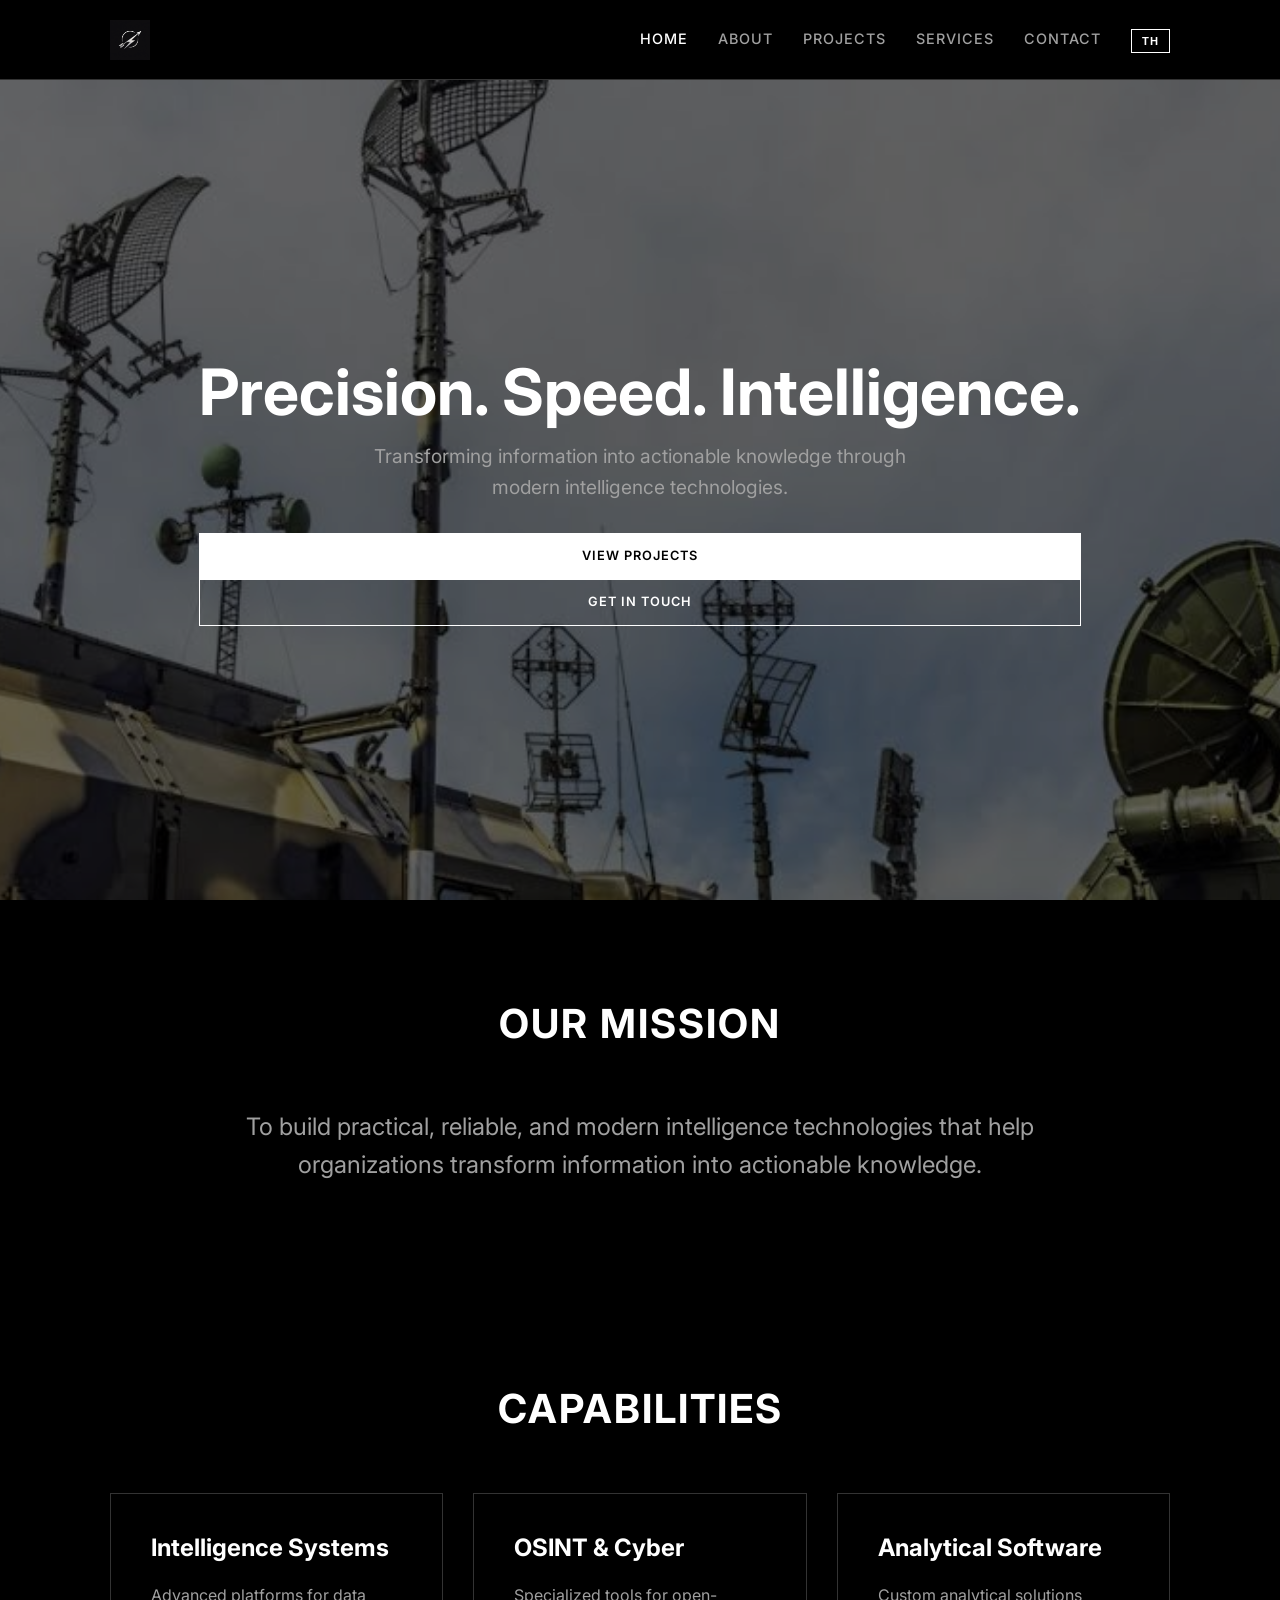
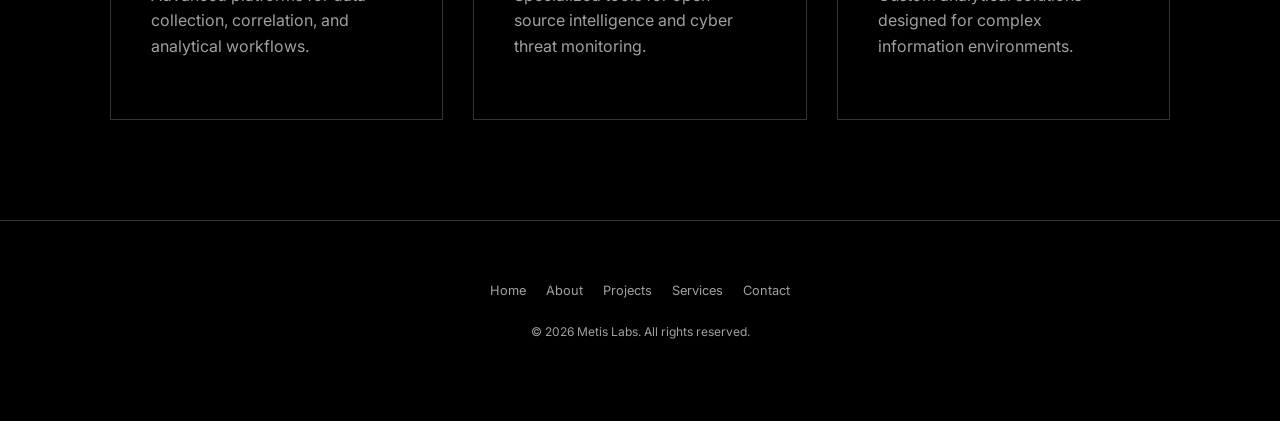
<file: index.html>
<!DOCTYPE html>
<html lang="en">
<head>
    <meta charset="UTF-8">
    <meta name="viewport" content="width=device-width, initial-scale=1.0">
    <title>Metis Labs | Intelligence, OSINT, Cybersecurity</title>
    <meta name="description" content="Metis Labs is a technology initiative focused on intelligence systems, OSINT, cybersecurity, and analytical software development.">
    <link rel="stylesheet" href="assets/css/main.css">
    <link rel="stylesheet" href="assets/css/layout.css">
    <link rel="stylesheet" href="assets/css/components.css">
    <link rel="stylesheet" href="assets/css/responsive.css">
    <link rel="preconnect" href="https://fonts.googleapis.com">
    <link rel="preconnect" href="https://fonts.gstatic.com" crossorigin>
    <link href="https://fonts.googleapis.com/css2?family=Inter:wght@400;500;700;800&display=swap" rel="stylesheet">
</head>
<body>
    <header>
        <div class="container">
            <div class="logo">
                <a href="index.html">
                    <img src="assets/images/logo.png" alt="METIS LABS" style="height: 40px; width: auto;">
                </a>
            </div>
            <nav>
                <ul>
                    <li><a href="index.html" class="lang-en">Home</a><a href="index.html" class="lang-th" style="display:none;">หน้าแรก</a></li>
                    <li><a href="about.html" class="lang-en">About</a><a href="about.html" class="lang-th" style="display:none;">เกี่ยวกับ</a></li>
                    <li><a href="projects.html" class="lang-en">Projects</a><a href="projects.html" class="lang-th" style="display:none;">โปรเจกต์</a></li>
                    <li><a href="services.html" class="lang-en">Services</a><a href="services.html" class="lang-th" style="display:none;">บริการ</a></li>
                    <li><a href="contact.html" class="lang-en">Contact</a><a href="contact.html" class="lang-th" style="display:none;">ติดต่อ</a></li>
                    <li>
                        <button id="lang-toggle" class="btn" style="padding: 5px 10px; font-size: 0.7rem;">TH</button>
                    </li>
                </ul>
            </nav>
        </div>
    </header>

    <main>
        <section class="hero" style="background-image: url('assets/images/pic-metis.jpeg');">
            <div class="container">
                <h1 class="lang-en">Precision. Speed. Intelligence.</h1>
                <h1 class="lang-th" style="display:none;">ความแม่นยำ. ความเร็ว. อัจฉริยภาพ.</h1>
                <p class="lang-en">Transforming information into actionable knowledge through modern intelligence technologies.</p>
                <p class="lang-th" style="display:none;">เปลี่ยนข้อมูลให้เป็นความรู้ที่นำไปใช้งานได้จริงผ่านเทคโนโลยีอัจฉริยะสมัยใหม่</p>
                <div class="hero-btns">
                    <a href="projects.html" class="btn btn-primary lang-en">View Projects</a>
                    <a href="projects.html" class="btn btn-primary lang-th" style="display:none;">ดูโปรเจกต์</a>
                    <a href="contact.html" class="btn lang-en">Get in Touch</a>
                    <a href="contact.html" class="btn lang-th" style="display:none;">ติดต่อเรา</a>
                </div>
            </div>
        </section>

        <section id="mission">
            <div class="container">
                <div class="section-header">
                    <h2 class="lang-en">Our Mission</h2>
                    <h2 class="lang-th" style="display:none;">ภารกิจของเรา</h2>
                </div>
                <div class="text-center">
                    <p class="lang-en" style="font-size: 1.5rem; max-width: 800px; margin: 0 auto;">
                        To build practical, reliable, and modern intelligence technologies that help organizations transform information into actionable knowledge.
                    </p>
                    <p class="lang-th" style="display:none; font-size: 1.5rem; max-width: 800px; margin: 0 auto;">
                        เพื่อสร้างเทคโนโลยีอัจฉริยะที่ใช้งานได้จริง เชื่อถือได้ และทันสมัย ซึ่งช่วยให้องค์กรเปลี่ยนข้อมูลเป็นความรู้ที่นำไปใช้งานได้จริง
                    </p>
                </div>
            </div>
        </section>

        <section id="capabilities">
            <div class="container">
                <div class="section-header">
                    <h2 class="lang-en">Capabilities</h2>
                    <h2 class="lang-th" style="display:none;">ความสามารถ</h2>
                </div>
                <div class="card-grid">
                    <div class="card">
                        <h3 class="lang-en">Intelligence Systems</h3>
                        <h3 class="lang-th" style="display:none;">ระบบอัจฉริยะ</h3>
                        <p class="lang-en">Advanced platforms for data collection, correlation, and analytical workflows.</p>
                        <p class="lang-th" style="display:none;">แพลตฟอร์มขั้นสูงสำหรับการรวบรวมข้อมูล การเชื่อมโยงความสัมพันธ์ และกระบวนการวิเคราะห์</p>
                    </div>
                    <div class="card">
                        <h3 class="lang-en">OSINT & Cyber</h3>
                        <h3 class="lang-th" style="display:none;">OSINT และไซเบอร์</h3>
                        <p class="lang-en">Specialized tools for open-source intelligence and cyber threat monitoring.</p>
                        <p class="lang-th" style="display:none;">เครื่องมือเฉพาะทางสำหรับการข่าวกรองจากแหล่งข้อมูลเปิดและการเฝ้าระวังภัยคุกคามทางไซเบอร์</p>
                    </div>
                    <div class="card">
                        <h3 class="lang-en">Analytical Software</h3>
                        <h3 class="lang-th" style="display:none;">ซอฟต์แวร์เชิงวิเคราะห์</h3>
                        <p class="lang-en">Custom analytical solutions designed for complex information environments.</p>
                        <p class="lang-th" style="display:none;">โซลูชันการวิเคราะห์ที่ปรับแต่งมาเพื่อสภาพแวดล้อมข้อมูลที่ซับซ้อน</p>
                    </div>
                </div>
            </div>
        </section>
    </main>

    <footer>
        <div class="container">
            <div class="footer-links">
                <a href="index.html" class="lang-en">Home</a><a href="index.html" class="lang-th" style="display:none;">หน้าแรก</a>
                <a href="about.html" class="lang-en">About</a><a href="about.html" class="lang-th" style="display:none;">เกี่ยวกับ</a>
                <a href="projects.html" class="lang-en">Projects</a><a href="projects.html" class="lang-th" style="display:none;">โปรเจกต์</a>
                <a href="services.html" class="lang-en">Services</a><a href="services.html" class="lang-th" style="display:none;">บริการ</a>
                <a href="contact.html" class="lang-en">Contact</a><a href="contact.html" class="lang-th" style="display:none;">ติดต่อ</a>
            </div>
            <p class="copyright">&copy; 2026 Metis Labs. All rights reserved.</p>
        </div>
    </footer>

    <script src="assets/js/main.js"></script>
    <script src="assets/js/animations.js"></script>
    <script>
        // Language toggle script
        const langToggle = document.getElementById('lang-toggle');
        let currentLang = 'en';

        langToggle.addEventListener('click', () => {
            if (currentLang === 'en') {
                document.querySelectorAll('.lang-en').forEach(el => el.style.display = 'none');
                document.querySelectorAll('.lang-th').forEach(el => el.style.display = 'block');
                langToggle.innerText = 'EN';
                currentLang = 'th';
            } else {
                document.querySelectorAll('.lang-en').forEach(el => el.style.display = 'block');
                document.querySelectorAll('.lang-th').forEach(el => el.style.display = 'none');
                langToggle.innerText = 'TH';
                currentLang = 'en';
            }
        });
    </script>
</body>
</html>
</file>
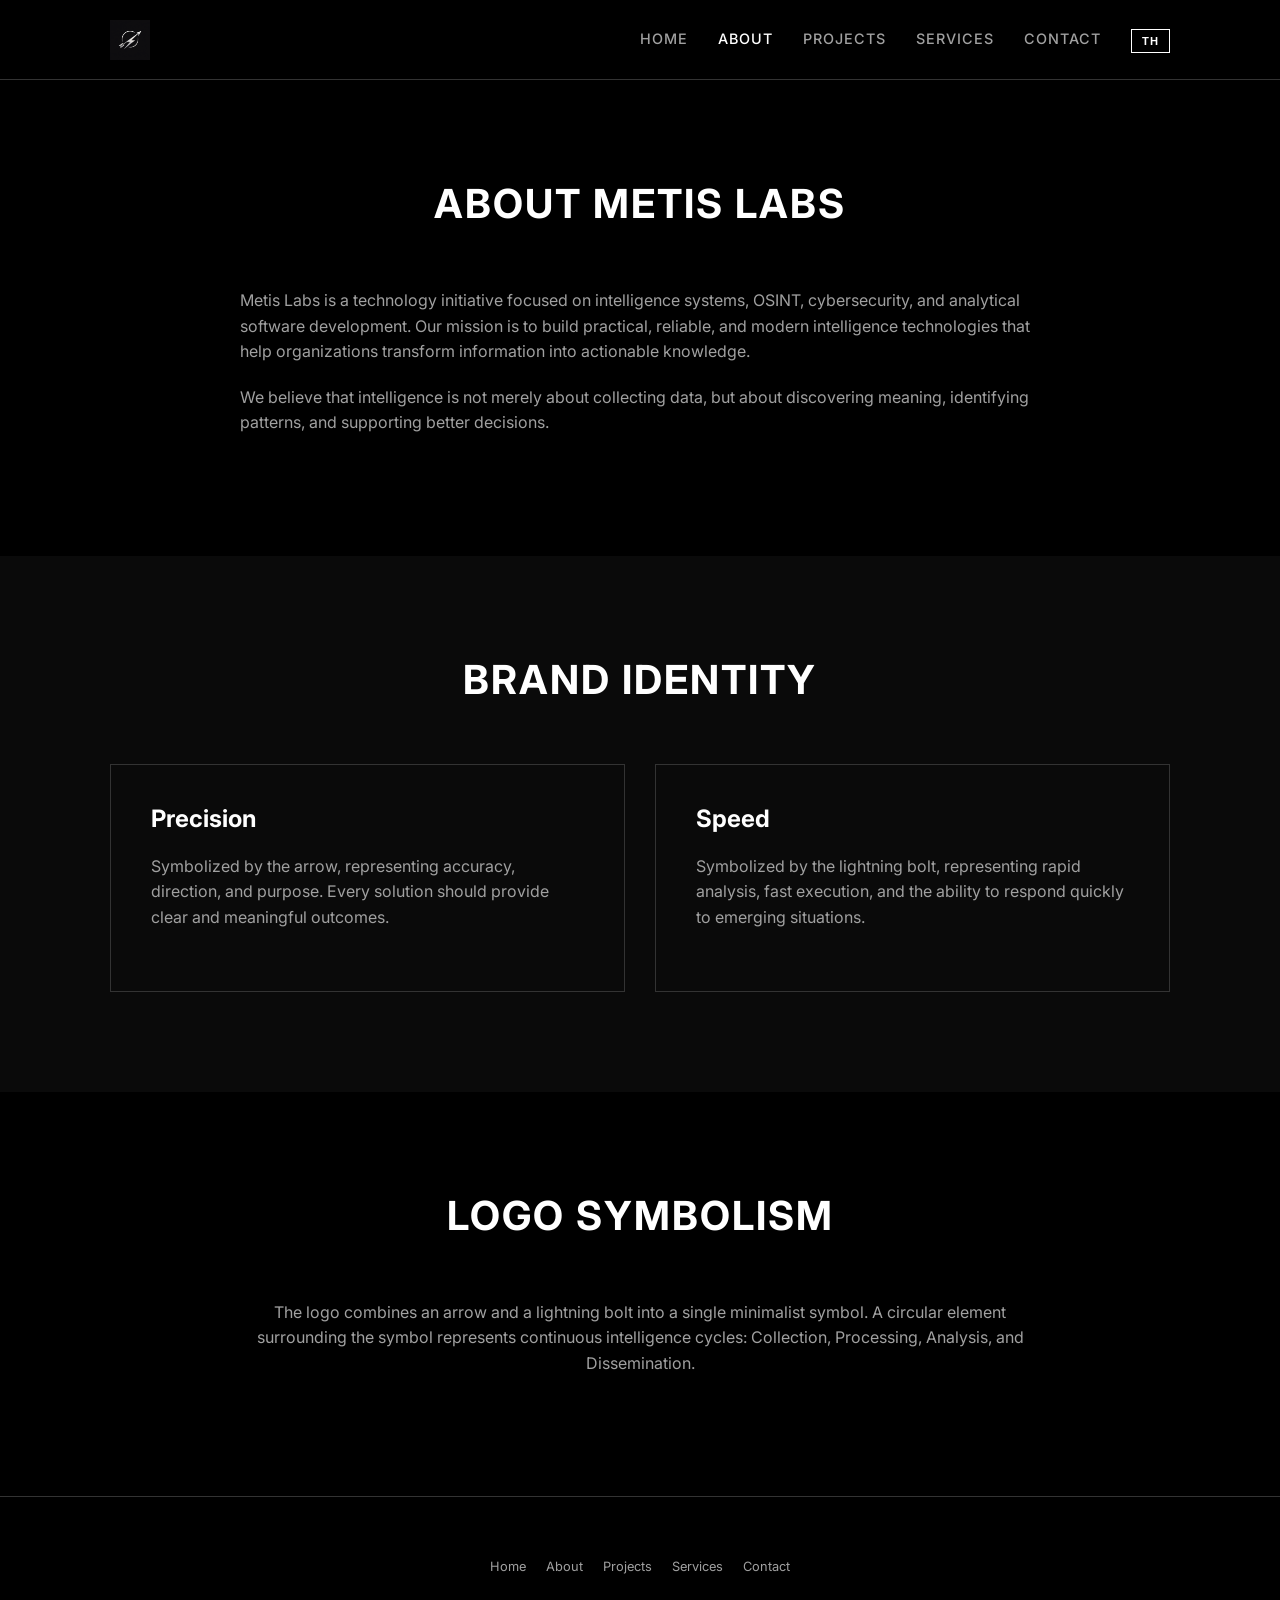
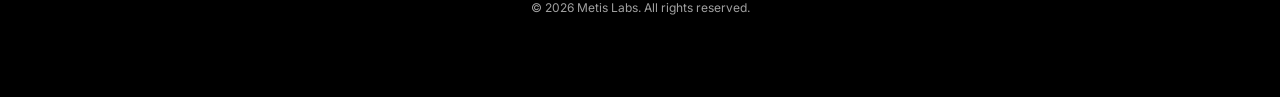
<file: about.html>
<!DOCTYPE html>
<html lang="en">
<head>
    <meta charset="UTF-8">
    <meta name="viewport" content="width=device-width, initial-scale=1.0">
    <title>About | Metis Labs</title>
    <link rel="stylesheet" href="assets/css/main.css">
    <link rel="stylesheet" href="assets/css/layout.css">
    <link rel="stylesheet" href="assets/css/components.css">
    <link rel="stylesheet" href="assets/css/responsive.css">
    <link rel="preconnect" href="https://fonts.googleapis.com">
    <link rel="preconnect" href="https://fonts.gstatic.com" crossorigin>
    <link href="https://fonts.googleapis.com/css2?family=Inter:wght@400;500;700;800&display=swap" rel="stylesheet">
</head>
<body>
    <header>
        <div class="container">
            <div class="logo">
                <a href="index.html">
                    <img src="assets/images/logo.png" alt="METIS LABS" style="height: 40px; width: auto;">
                </a>
            </div>
            <nav>
                <ul>
                    <li><a href="index.html" class="lang-en">Home</a><a href="index.html" class="lang-th">หน้าแรก</a></li>
                    <li><a href="about.html" class="lang-en">About</a><a href="about.html" class="lang-th">เกี่ยวกับ</a></li>
                    <li><a href="projects.html" class="lang-en">Projects</a><a href="projects.html" class="lang-th">โปรเจกต์</a></li>
                    <li><a href="services.html" class="lang-en">Services</a><a href="services.html" class="lang-th">บริการ</a></li>
                    <li><a href="contact.html" class="lang-en">Contact</a><a href="contact.html" class="lang-th">ติดต่อ</a></li>
                    <li>
                        <button id="lang-toggle" class="btn" style="padding: 5px 10px; font-size: 0.7rem;">TH</button>
                    </li>
                </ul>
            </nav>
        </div>
    </header>

    <main>
        <section id="about-hero">
            <div class="container">
                <div class="section-header">
                    <h2 class="lang-en">About Metis Labs</h2>
                    <h2 class="lang-th">เกี่ยวกับ Metis Labs</h2>
                </div>
                <div style="max-width: 800px; margin: 0 auto;">
                    <p class="lang-en">Metis Labs is a technology initiative focused on intelligence systems, OSINT, cybersecurity, and analytical software development. Our mission is to build practical, reliable, and modern intelligence technologies that help organizations transform information into actionable knowledge.</p>
                    <p class="lang-th">Metis Labs เป็นโครงการริเริ่มด้านเทคโนโลยีที่มุ่งเน้นระบบอัจฉริยะ (Intelligence systems), OSINT, ความปลอดภัยทางไซเบอร์ และการพัฒนาซอฟต์แวร์เชิงวิเคราะห์ ภารกิจของเราคือการสร้างเทคโนโลยีอัจฉริยะที่ใช้งานได้จริง เชื่อถือได้ และทันสมัย ซึ่งช่วยให้องค์กรเปลี่ยนข้อมูลเป็นความรู้ที่นำไปใช้งานได้จริง</p>
                    
                    <p class="lang-en">We believe that intelligence is not merely about collecting data, but about discovering meaning, identifying patterns, and supporting better decisions.</p>
                    <p class="lang-th">เราเชื่อว่าการข่าวกรองไม่ได้เป็นเพียงเรื่องของการรวบรวมข้อมูลเท่านั้น แต่คือการค้นหาความหมาย การระบุรูปแบบ และการสนับสนุนการตัดสินใจที่ดีขึ้น</p>
                </div>
            </div>
        </section>

        <section id="brand-identity" style="background: #0a0a0a;">
            <div class="container">
                <div class="section-header">
                    <h2 class="lang-en">Brand Identity</h2>
                    <h2 class="lang-th">อัตลักษณ์ของแบรนด์</h2>
                </div>
                <div class="card-grid">
                    <div class="card">
                        <h3 class="lang-en">Precision</h3>
                        <h3 class="lang-th">ความแม่นยำ</h3>
                        <p class="lang-en">Symbolized by the arrow, representing accuracy, direction, and purpose. Every solution should provide clear and meaningful outcomes.</p>
                        <p class="lang-th">สัญลักษณ์แทนด้วยลูกศร ซึ่งแสดงถึงความแม่นยำ ทิศทาง และจุดมุ่งหมาย ทุกโซลูชันควรให้ผลลัพธ์ที่ชัดเจนและมีความหมาย</p>
                    </div>
                    <div class="card">
                        <h3 class="lang-en">Speed</h3>
                        <h3 class="lang-th">ความเร็ว</h3>
                        <p class="lang-en">Symbolized by the lightning bolt, representing rapid analysis, fast execution, and the ability to respond quickly to emerging situations.</p>
                        <p class="lang-th">สัญลักษณ์แทนด้วยสายฟ้า ซึ่งแสดงถึงการวิเคราะห์ที่รวดเร็ว การดำเนินการที่ฉับไว และความสามารถในการตอบสนองต่อสถานการณ์ที่เกิดขึ้นใหม่อย่างรวดเร็ว</p>
                    </div>
                </div>
            </div>
        </section>

        <section id="logo-symbolism">
            <div class="container">
                <div class="section-header">
                    <h2 class="lang-en">Logo Symbolism</h2>
                    <h2 class="lang-th">สัญลักษณ์ของโลโก้</h2>
                </div>
                <div class="text-center" style="max-width: 800px; margin: 0 auto;">
                    <p class="lang-en">The logo combines an arrow and a lightning bolt into a single minimalist symbol. A circular element surrounding the symbol represents continuous intelligence cycles: Collection, Processing, Analysis, and Dissemination.</p>
                    <p class="lang-th">โลโก้ผสมผสานลูกศรและสายฟ้าเข้าด้วยกันเป็นสัญลักษณ์สไตล์มินิมอลเพียงหนึ่งเดียว องค์ประกอบวงกลมที่ล้อมรอบสัญลักษณ์แสดงถึงวงจรข่าวกรองที่ต่อเนื่อง: การรวบรวม, การประมวลผล, การวิเคราะห์ และการเผยแพร่</p>
                </div>
            </div>
        </section>
    </main>

    <footer>
        <div class="container">
            <div class="footer-links">
                <a href="index.html" class="lang-en">Home</a><a href="index.html" class="lang-th">หน้าแรก</a>
                <a href="about.html" class="lang-en">About</a><a href="about.html" class="lang-th">เกี่ยวกับ</a>
                <a href="projects.html" class="lang-en">Projects</a><a href="projects.html" class="lang-th">โปรเจกต์</a>
                <a href="services.html" class="lang-en">Services</a><a href="services.html" class="lang-th">บริการ</a>
                <a href="contact.html" class="lang-en">Contact</a><a href="contact.html" class="lang-th">ติดต่อ</a>
            </div>
            <p class="copyright">&copy; 2026 Metis Labs. All rights reserved.</p>
        </div>
    </footer>

    <script src="assets/js/main.js"></script>
    <script src="assets/js/animations.js"></script>
</body>
</html>
</file>
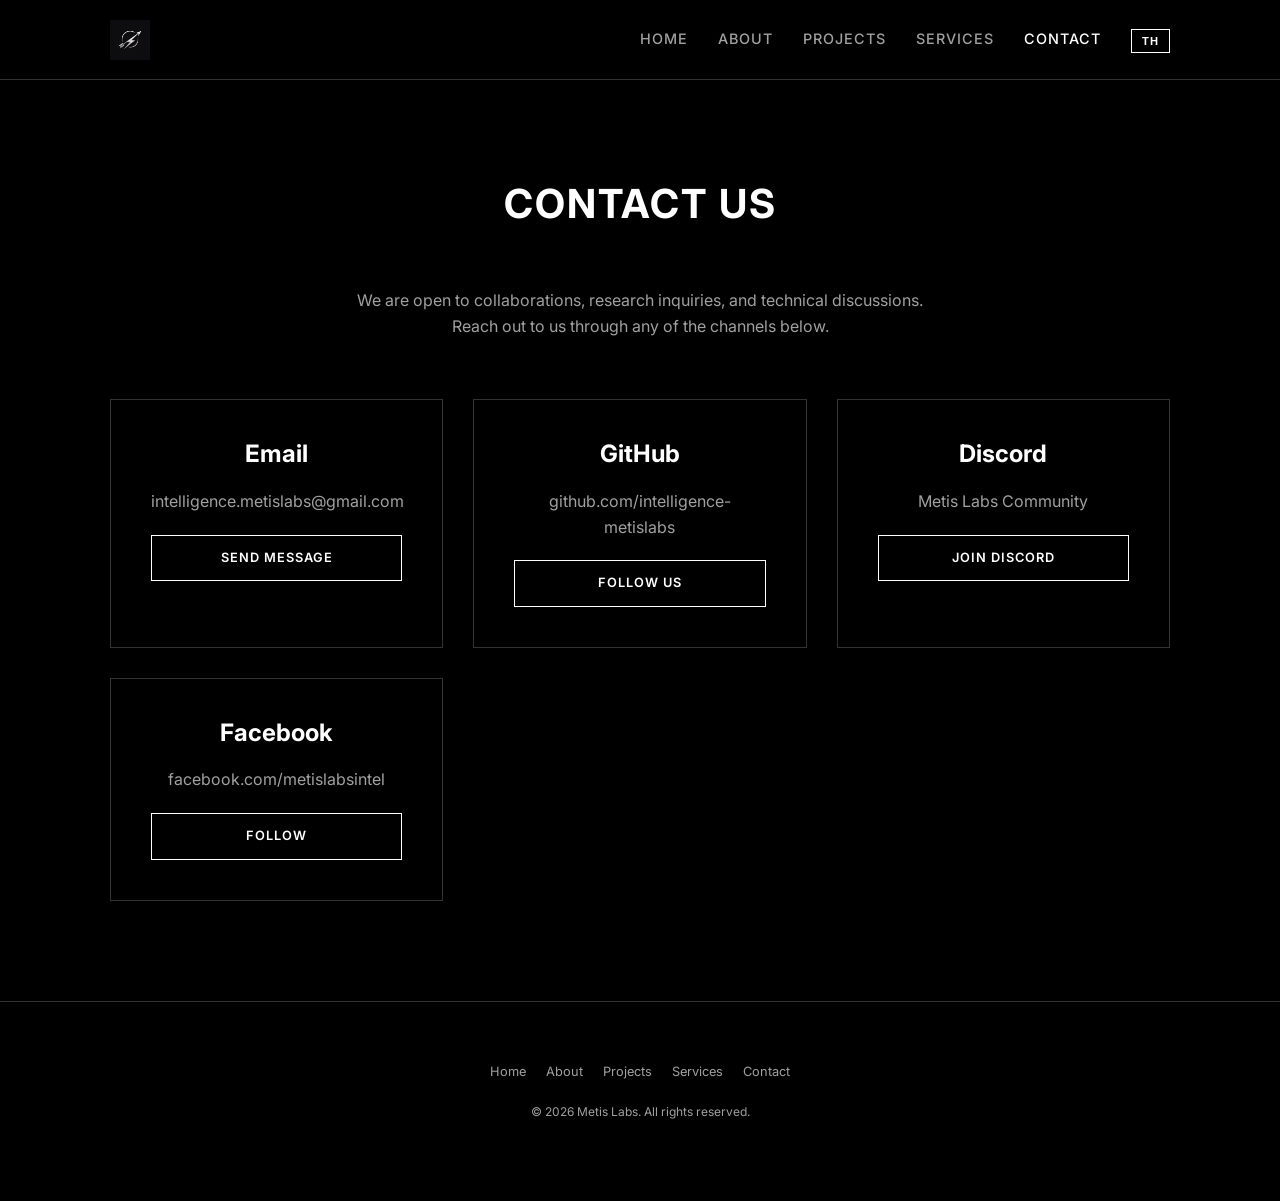
<file: contact.html>
<!DOCTYPE html>
<html lang="en">
<head>
    <meta charset="UTF-8">
    <meta name="viewport" content="width=device-width, initial-scale=1.0">
    <title>Contact | Metis Labs</title>
    <link rel="stylesheet" href="assets/css/main.css">
    <link rel="stylesheet" href="assets/css/layout.css">
    <link rel="stylesheet" href="assets/css/components.css">
    <link rel="stylesheet" href="assets/css/responsive.css">
    <link rel="preconnect" href="https://fonts.googleapis.com">
    <link rel="preconnect" href="https://fonts.gstatic.com" crossorigin>
    <link href="https://fonts.googleapis.com/css2?family=Inter:wght@400;500;700;800&display=swap" rel="stylesheet">
</head>
<body>
    <header>
        <div class="container">
            <div class="logo">
                <a href="index.html">
                    <img src="assets/images/logo.png" alt="METIS LABS" style="height: 40px; width: auto;">
                </a>
            </div>
            <nav>
                <ul>
                    <li><a href="index.html" class="lang-en">Home</a><a href="index.html" class="lang-th">หน้าแรก</a></li>
                    <li><a href="about.html" class="lang-en">About</a><a href="about.html" class="lang-th">เกี่ยวกับ</a></li>
                    <li><a href="projects.html" class="lang-en">Projects</a><a href="projects.html" class="lang-th">โปรเจกต์</a></li>
                    <li><a href="services.html" class="lang-en">Services</a><a href="services.html" class="lang-th">บริการ</a></li>
                    <li><a href="contact.html" class="lang-en">Contact</a><a href="contact.html" class="lang-th">ติดต่อ</a></li>
                    <li>
                        <button id="lang-toggle" class="btn" style="padding: 5px 10px; font-size: 0.7rem;">TH</button>
                    </li>
                </ul>
            </nav>
        </div>
    </header>

    <main>
        <section id="contact-hero">
            <div class="container">
                <div class="section-header">
                    <h2 class="lang-en">Contact Us</h2>
                    <h2 class="lang-th">ติดต่อเรา</h2>
                </div>
                
                <div class="text-center" style="max-width: 600px; margin: 0 auto;">
                    <p class="lang-en">We are open to collaborations, research inquiries, and technical discussions. Reach out to us through any of the channels below.</p>
                    <p class="lang-th">เราเปิดกว้างสำหรับความร่วมมือ การสอบถามเกี่ยวกับการวิจัย และการพูดคุยทางเทคนิค ติดต่อเราได้ผ่านช่องทางต่างๆ ด้านล่างนี้</p>
                </div>

                <div class="card-grid" style="margin-top: 60px;">
                    <!-- Email -->
                    <div class="card text-center">
                        <h3 class="lang-en">Email</h3>
                        <h3 class="lang-th">อีเมล</h3>
                        <p>intelligence.metislabs@gmail.com</p>
                        <a href="mailto:intelligence.metislabs@gmail.com" class="btn lang-en">Send Message</a>
                        <a href="mailto:intelligence.metislabs@gmail.com" class="btn lang-th">ส่งข้อความ</a>
                    </div>

                    <!-- GitHub -->
                    <div class="card text-center">
                        <h3 class="lang-en">GitHub</h3>
                        <h3 class="lang-th">GitHub</h3>
                        <p>github.com/intelligence-metislabs</p>
                        <a href="https://github.com/intelligence-metislabs" class="btn lang-en">Follow Us</a>
                        <a href="https://github.com/intelligence-metislabs" class="btn lang-th">ติดตามเรา</a>
                    </div>

                    <!-- Discord -->
                    <div class="card text-center">
                        <h3 class="lang-en">Discord</h3>
                        <h3 class="lang-th">Discord</h3>
                        <p>Metis Labs Community</p>
                        <a href="https://discord.gg/fATjnrwz8e" class="btn lang-en">Join Discord</a>
                        <a href="https://discord.gg/fATjnrwz8e" class="btn lang-th">เข้าร่วม Discord</a>
                    </div>

                    <!-- Facebook -->
                    <div class="card text-center">
                        <h3 class="lang-en">Facebook</h3>
                        <h3 class="lang-th">Facebook</h3>
                        <p>facebook.com/metislabsintel</p>
                        <a href="https://www.facebook.com/metislabsintel" class="btn lang-en">Follow</a>
                        <a href="https://www.facebook.com/metislabsintel" class="btn lang-th">ติดตาม</a>
                    </div>
                </div>
            </div>
        </section>
    </main>

    <footer>
        <div class="container">
            <div class="footer-links">
                <a href="index.html" class="lang-en">Home</a><a href="index.html" class="lang-th">หน้าแรก</a>
                <a href="about.html" class="lang-en">About</a><a href="about.html" class="lang-th">เกี่ยวกับ</a>
                <a href="projects.html" class="lang-en">Projects</a><a href="projects.html" class="lang-th">โปรเจกต์</a>
                <a href="services.html" class="lang-en">Services</a><a href="services.html" class="lang-th">บริการ</a>
                <a href="contact.html" class="lang-en">Contact</a><a href="contact.html" class="lang-th">ติดต่อ</a>
            </div>
            <p class="copyright">&copy; 2026 Metis Labs. All rights reserved.</p>
        </div>
    </footer>

    <script src="assets/js/main.js"></script>
    <script src="assets/js/animations.js"></script>
</body>
</html>
</file>
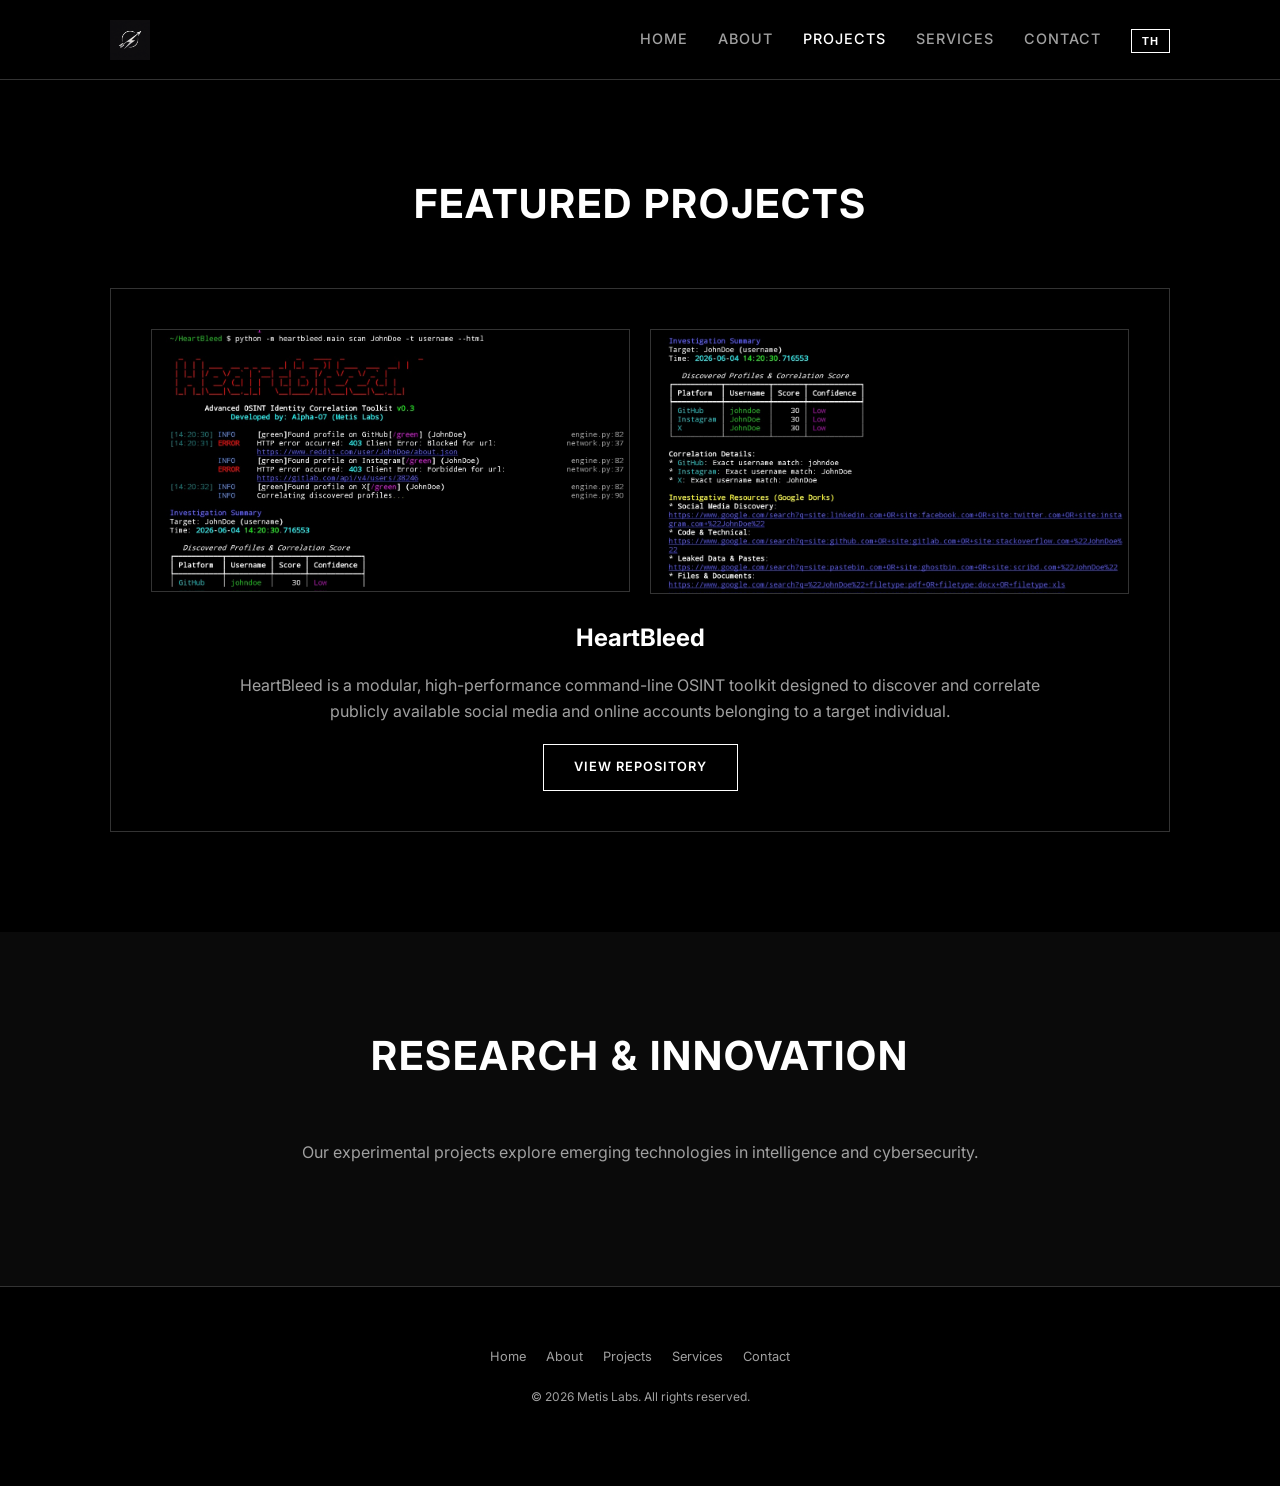
<file: projects.html>
<!DOCTYPE html>
<html lang="en">
<head>
    <meta charset="UTF-8">
    <meta name="viewport" content="width=device-width, initial-scale=1.0">
    <title>Projects | Metis Labs</title>
    <link rel="stylesheet" href="assets/css/main.css">
    <link rel="stylesheet" href="assets/css/layout.css">
    <link rel="stylesheet" href="assets/css/components.css">
    <link rel="stylesheet" href="assets/css/responsive.css">
    <link rel="preconnect" href="https://fonts.googleapis.com">
    <link rel="preconnect" href="https://fonts.gstatic.com" crossorigin>
    <link href="https://fonts.googleapis.com/css2?family=Inter:wght@400;500;700;800&display=swap" rel="stylesheet">
</head>
<body>
    <header>
        <div class="container">
            <div class="logo">
                <a href="index.html">
                    <img src="assets/images/logo.png" alt="METIS LABS" style="height: 40px; width: auto;">
                </a>
            </div>
            <nav>
                <ul>
                    <li><a href="index.html" class="lang-en">Home</a><a href="index.html" class="lang-th">หน้าแรก</a></li>
                    <li><a href="about.html" class="lang-en">About</a><a href="about.html" class="lang-th">เกี่ยวกับ</a></li>
                    <li><a href="projects.html" class="lang-en">Projects</a><a href="projects.html" class="lang-th">โปรเจกต์</a></li>
                    <li><a href="services.html" class="lang-en">Services</a><a href="services.html" class="lang-th">บริการ</a></li>
                    <li><a href="contact.html" class="lang-en">Contact</a><a href="contact.html" class="lang-th">ติดต่อ</a></li>
                    <li>
                        <button id="lang-toggle" class="btn" style="padding: 5px 10px; font-size: 0.7rem;">TH</button>
                    </li>
                </ul>
            </nav>
        </div>
    </header>

    <main>
        <section id="projects-hero">
            <div class="container">
                <div class="section-header">
                    <h2 class="lang-en">Featured Projects</h2>
                    <h2 class="lang-th">โปรเจกต์ที่โดดเด่น</h2>
                </div>
                
                <div class="card-grid">
                    <!-- HeartBleed -->
                    <div class="card" style="grid-column: 1 / -1; display: flex; flex-direction: column; align-items: center; text-align: center;">
                        <div style="display: grid; grid-template-columns: repeat(auto-fit, minmax(300px, 1fr)); gap: 20px; width: 100%; margin-bottom: 30px;">
                            <img src="assets/images/HeartBleed01.jpg" alt="HeartBleed Interface 1" style="width: 100%; height: auto; border: 1px solid var(--border-color);">
                            <img src="assets/images/HeartBleed02.jpg" alt="HeartBleed Interface 2" style="width: 100%; height: auto; border: 1px solid var(--border-color);">
                        </div>
                        <h3 class="lang-en">HeartBleed</h3>
                        <h3 class="lang-th">HeartBleed</h3>
                        <p class="lang-en" style="max-width: 800px;">HeartBleed is a modular, high-performance command-line OSINT toolkit designed to discover and correlate publicly available social media and online accounts belonging to a target individual.</p>
                        <p class="lang-th" style="max-width: 800px;">HeartBleed เป็นชุดเครื่องมือ OSINT แบบคอมมานด์ไลน์ที่มีประสิทธิภาพสูงและเป็นแบบโมดูลาร์ ออกแบบมาเพื่อค้นหาและเชื่อมโยงบัญชีโซเชียลมีเดียและบัญชีออนไลน์ที่เปิดเผยต่อสาธารณะซึ่งเป็นของบุคคลเป้าหมาย</p>
                        <a href="https://github.com/Alpha07-Intel/HeartBleed.git" class="btn lang-en">View Repository</a>
                        <a href="https://github.com/Alpha07-Intel/HeartBleed.git" class="btn lang-th">ดู Repository</a>
                    </div>
                </div>
            </div>
        </section>

        <section id="research" style="background: #0a0a0a;">
            <div class="container">
                <div class="section-header">
                    <h2 class="lang-en">Research & Innovation</h2>
                    <h2 class="lang-th">การวิจัยและนวัตกรรม</h2>
                </div>
                <div class="text-center">
                    <p class="lang-en">Our experimental projects explore emerging technologies in intelligence and cybersecurity.</p>
                    <p class="lang-th">โปรเจกต์เชิงทดลองของเราสำรวจเทคโนโลยีที่เกิดขึ้นใหม่ในการข่าวกรองและความปลอดภัยทางไซเบอร์</p>
                </div>
            </div>
        </section>
    </main>

    <footer>
        <div class="container">
            <div class="footer-links">
                <a href="index.html" class="lang-en">Home</a><a href="index.html" class="lang-th">หน้าแรก</a>
                <a href="about.html" class="lang-en">About</a><a href="about.html" class="lang-th">เกี่ยวกับ</a>
                <a href="projects.html" class="lang-en">Projects</a><a href="projects.html" class="lang-th">โปรเจกต์</a>
                <a href="services.html" class="lang-en">Services</a><a href="services.html" class="lang-th">บริการ</a>
                <a href="contact.html" class="lang-en">Contact</a><a href="contact.html" class="lang-th">ติดต่อ</a>
            </div>
            <p class="copyright">&copy; 2026 Metis Labs. All rights reserved.</p>
        </div>
    </footer>

    <script src="assets/js/main.js"></script>
    <script src="assets/js/animations.js"></script>
</body>
</html>
</file>
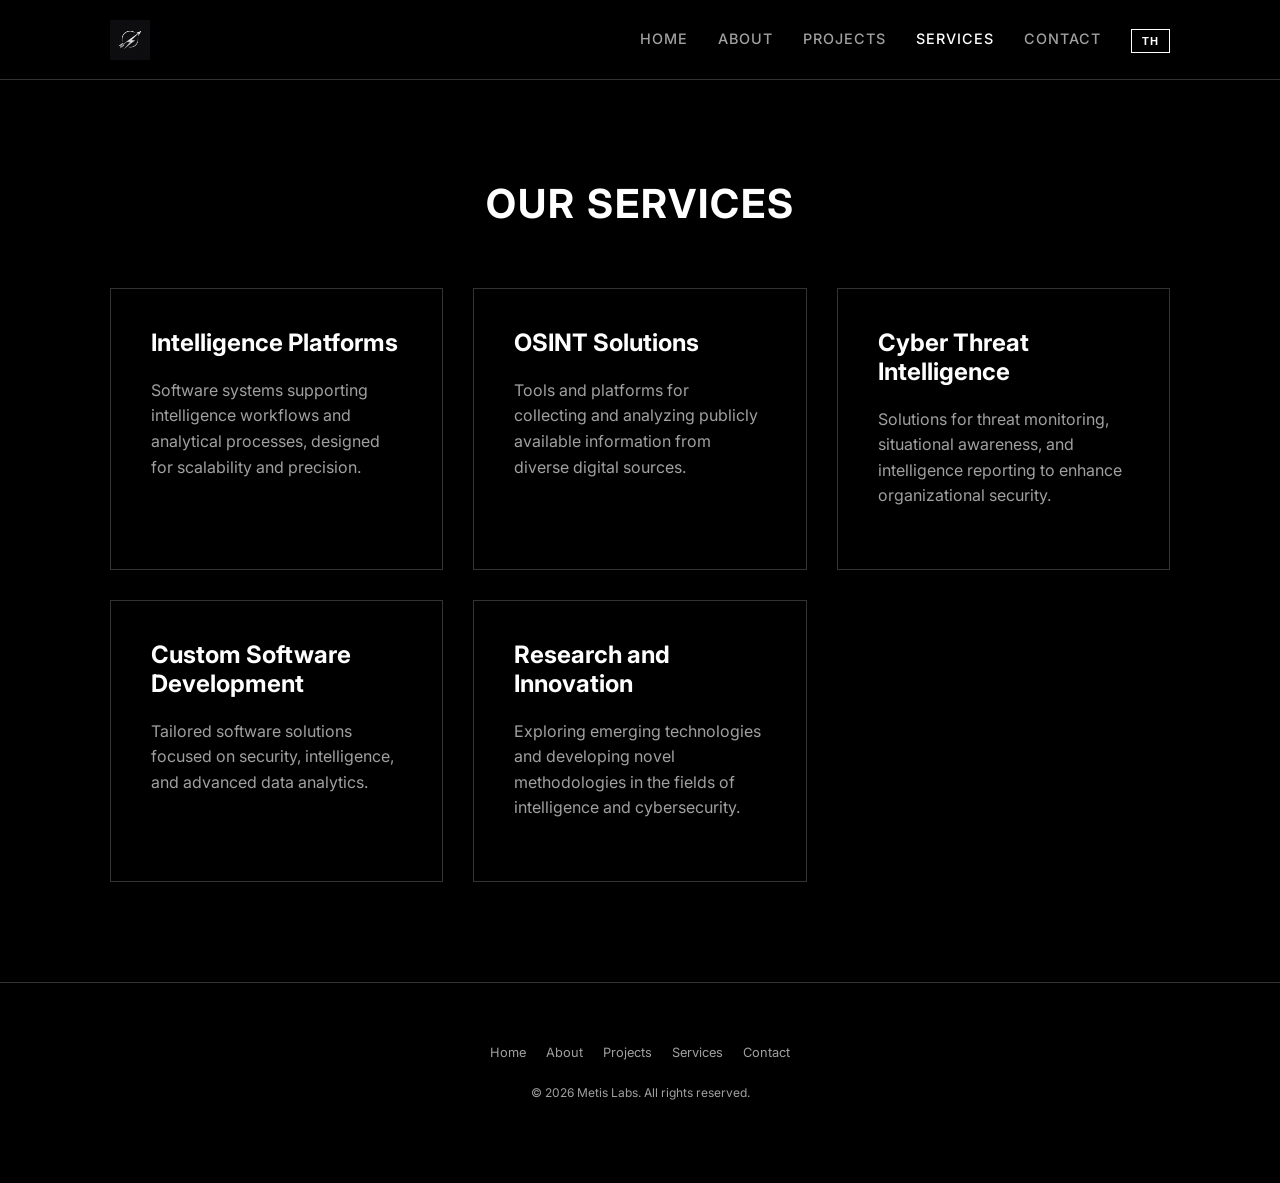
<file: services.html>
<!DOCTYPE html>
<html lang="en">
<head>
    <meta charset="UTF-8">
    <meta name="viewport" content="width=device-width, initial-scale=1.0">
    <title>Services | Metis Labs</title>
    <link rel="stylesheet" href="assets/css/main.css">
    <link rel="stylesheet" href="assets/css/layout.css">
    <link rel="stylesheet" href="assets/css/components.css">
    <link rel="stylesheet" href="assets/css/responsive.css">
    <link rel="preconnect" href="https://fonts.googleapis.com">
    <link rel="preconnect" href="https://fonts.gstatic.com" crossorigin>
    <link href="https://fonts.googleapis.com/css2?family=Inter:wght@400;500;700;800&display=swap" rel="stylesheet">
</head>
<body>
    <header>
        <div class="container">
            <div class="logo">
                <a href="index.html">
                    <img src="assets/images/logo.png" alt="METIS LABS" style="height: 40px; width: auto;">
                </a>
            </div>
            <nav>
                <ul>
                    <li><a href="index.html" class="lang-en">Home</a><a href="index.html" class="lang-th">หน้าแรก</a></li>
                    <li><a href="about.html" class="lang-en">About</a><a href="about.html" class="lang-th">เกี่ยวกับ</a></li>
                    <li><a href="projects.html" class="lang-en">Projects</a><a href="projects.html" class="lang-th">โปรเจกต์</a></li>
                    <li><a href="services.html" class="lang-en">Services</a><a href="services.html" class="lang-th">บริการ</a></li>
                    <li><a href="contact.html" class="lang-en">Contact</a><a href="contact.html" class="lang-th">ติดต่อ</a></li>
                    <li>
                        <button id="lang-toggle" class="btn" style="padding: 5px 10px; font-size: 0.7rem;">TH</button>
                    </li>
                </ul>
            </nav>
        </div>
    </header>

    <main>
        <section id="services-hero">
            <div class="container">
                <div class="section-header">
                    <h2 class="lang-en">Our Services</h2>
                    <h2 class="lang-th">บริการของเรา</h2>
                </div>
                
                <div class="card-grid">
                    <!-- Intelligence Platforms -->
                    <div class="card">
                        <h3 class="lang-en">Intelligence Platforms</h3>
                        <h3 class="lang-th">แพลตฟอร์มข่าวกรอง</h3>
                        <p class="lang-en">Software systems supporting intelligence workflows and analytical processes, designed for scalability and precision.</p>
                        <p class="lang-th">ระบบซอฟต์แวร์ที่รองรับกระบวนการทำงานข่าวกรองและกระบวนการวิเคราะห์ ออกแบบมาเพื่อความสามารถในการขยายตัวและความแม่นยำ</p>
                    </div>

                    <!-- OSINT Solutions -->
                    <div class="card">
                        <h3 class="lang-en">OSINT Solutions</h3>
                        <h3 class="lang-th">โซลูชัน OSINT</h3>
                        <p class="lang-en">Tools and platforms for collecting and analyzing publicly available information from diverse digital sources.</p>
                        <p class="lang-th">เครื่องมือและแพลตฟอร์มสำหรับการรวบรวมและวิเคราะห์ข้อมูลที่เปิดเผยต่อสาธารณะจากแหล่งข้อมูลดิจิทัลที่หลากหลาย</p>
                    </div>

                    <!-- Cyber Threat Intelligence -->
                    <div class="card">
                        <h3 class="lang-en">Cyber Threat Intelligence</h3>
                        <h3 class="lang-th">ข่าวกรองภัยคุกคามทางไซเบอร์</h3>
                        <p class="lang-en">Solutions for threat monitoring, situational awareness, and intelligence reporting to enhance organizational security.</p>
                        <p class="lang-th">โซลูชันสำหรับการเฝ้าระวังภัยคุกคาม การตระหนักรู้สถานการณ์ และการรายงานข่าวกรองเพื่อเพิ่มความปลอดภัยให้กับองค์กร</p>
                    </div>

                    <!-- Custom Software Development -->
                    <div class="card">
                        <h3 class="lang-en">Custom Software Development</h3>
                        <h3 class="lang-th">การพัฒนาซอฟต์แวร์ตามความต้องการ</h3>
                        <p class="lang-en">Tailored software solutions focused on security, intelligence, and advanced data analytics.</p>
                        <p class="lang-th">โซลูชันซอฟต์แวร์ที่ปรับแต่งตามความต้องการ โดยมุ่งเน้นที่ความปลอดภัย ข่าวกรอง และการวิเคราะห์ข้อมูลขั้นสูง</p>
                    </div>

                    <!-- Research and Innovation -->
                    <div class="card">
                        <h3 class="lang-en">Research and Innovation</h3>
                        <h3 class="lang-th">การวิจัยและนวัตกรรม</h3>
                        <p class="lang-en">Exploring emerging technologies and developing novel methodologies in the fields of intelligence and cybersecurity.</p>
                        <p class="lang-th">สำรวจเทคโนโลยีที่เกิดขึ้นใหม่และพัฒนาวิธีการใหม่ๆ ในด้านการข่าวกรองและความปลอดภัยทางไซเบอร์</p>
                    </div>
                </div>
            </div>
        </section>
    </main>

    <footer>
        <div class="container">
            <div class="footer-links">
                <a href="index.html" class="lang-en">Home</a><a href="index.html" class="lang-th">หน้าแรก</a>
                <a href="about.html" class="lang-en">About</a><a href="about.html" class="lang-th">เกี่ยวกับ</a>
                <a href="projects.html" class="lang-en">Projects</a><a href="projects.html" class="lang-th">โปรเจกต์</a>
                <a href="services.html" class="lang-en">Services</a><a href="services.html" class="lang-th">บริการ</a>
                <a href="contact.html" class="lang-en">Contact</a><a href="contact.html" class="lang-th">ติดต่อ</a>
            </div>
            <p class="copyright">&copy; 2026 Metis Labs. All rights reserved.</p>
        </div>
    </footer>

    <script src="assets/js/main.js"></script>
    <script src="assets/js/animations.js"></script>
</body>
</html>
</file>
<file: assets/css/main.css>
:root {
    --bg-color: #000000;
    --text-primary: #ffffff;
    --text-secondary: #a0a0a0;
    --accent-color: #ffffff;
    --accent-silver: #c0c0c0;
    --border-color: #333333;
    --nav-height: 80px;
    --container-width: 1100px;
    --font-main: 'Inter', -apple-system, BlinkMacSystemFont, 'Segoe UI', Roboto, Oxygen, Ubuntu, Cantarell, 'Open Sans', 'Helvetica Neue', sans-serif;
}

* {
    margin: 0;
    padding: 0;
    box-sizing: border-box;
}

body {
    background-color: var(--bg-color);
    color: var(--text-primary);
    font-family: var(--font-main);
    line-height: 1.6;
    overflow-x: hidden;
}

a {
    color: inherit;
    text-decoration: none;
    transition: 0.3s ease;
}

ul {
    list-style: none;
}

img {
    max-width: 100%;
    display: block;
}

.container {
    max-width: var(--container-width);
    margin: 0 auto;
    padding: 0 20px;
}

section {
    padding: 100px 0;
}

h1, h2, h3, h4 {
    font-weight: 700;
    line-height: 1.2;
    margin-bottom: 20px;
}

p {
    margin-bottom: 20px;
    color: var(--text-secondary);
}

.text-center {
    text-align: center;
}
</file>
<file: assets/css/layout.css>
/* Layout Styles */

header {
    height: var(--nav-height);
    display: flex;
    align-items: center;
    position: fixed;
    top: 0;
    width: 100%;
    z-index: 1000;
    background: rgba(0, 0, 0, 0.8);
    backdrop-filter: blur(10px);
    border-bottom: 1px solid var(--border-color);
}

header .container {
    display: flex;
    justify-content: space-between;
    align-items: center;
    width: 100%;
}

.logo a {
    font-size: 1.5rem;
    font-weight: 800;
    letter-spacing: -1px;
    display: flex;
    align-items: center;
    gap: 10px;
}

.menu-toggle {
    display: none;
}

nav ul {
    display: flex;
    gap: 30px;
}

nav ul li a {
    font-size: 0.9rem;
    font-weight: 500;
    text-transform: uppercase;
    letter-spacing: 1px;
    color: var(--text-secondary);
}

nav ul li a:hover, nav ul li a.active {
    color: var(--text-primary);
}

main {
    margin-top: var(--nav-height);
}

footer {
    padding: 60px 0;
    border-top: 1px solid var(--border-color);
    text-align: center;
}

.footer-links {
    display: flex;
    justify-content: center;
    gap: 20px;
    margin-bottom: 20px;
}

.footer-links a {
    color: var(--text-secondary);
    font-size: 0.8rem;
}

.copyright {
    color: var(--text-secondary);
    font-size: 0.75rem;
}
</file>
<file: assets/css/components.css>
/* Components */

.btn {
    display: inline-block;
    padding: 12px 30px;
    border: 1px solid var(--text-primary);
    background: transparent;
    color: var(--text-primary);
    font-weight: 600;
    text-transform: uppercase;
    letter-spacing: 1px;
    font-size: 0.8rem;
    cursor: pointer;
    transition: 0.3s ease;
}

.btn:hover {
    background: var(--text-primary);
    color: var(--bg-color);
}

.btn-primary {
    background: var(--text-primary);
    color: var(--bg-color);
}

.btn-primary:hover {
    background: transparent;
    color: var(--text-primary);
}

/* Hero Section */
.hero {
    height: calc(100vh - var(--nav-height));
    display: flex;
    flex-direction: column;
    justify-content: center;
    align-items: center;
    text-align: center;
    position: relative;
    background-size: cover;
    background-position: center;
    background-repeat: no-repeat;
}

.hero::before {
    content: '';
    position: absolute;
    top: 0;
    left: 0;
    width: 100%;
    height: 100%;
    background: rgba(0, 0, 0, 0.6);
    z-index: 1;
}

.hero .container {
    position: relative;
    z-index: 2;
}

.hero h1 {
    font-size: 4rem;
    margin-bottom: 10px;
}

.hero p {
    font-size: 1.2rem;
    max-width: 600px;
    margin: 0 auto 30px;
}

/* Card Component */
.card-grid {
    display: grid;
    grid-template-columns: repeat(auto-fit, minmax(300px, 1fr));
    gap: 30px;
}

.card {
    padding: 40px;
    border: 1px solid var(--border-color);
    transition: 0.3s ease;
}

.card:hover {
    border-color: var(--text-secondary);
    transform: translateY(-5px);
}

.card h3 {
    font-size: 1.5rem;
}

/* Section Title */
.section-header {
    margin-bottom: 60px;
    text-align: center;
}

.section-header h2 {
    font-size: 2.5rem;
    text-transform: uppercase;
    letter-spacing: 2px;
}

.section-header .subtitle {
    color: var(--text-secondary);
    font-size: 1rem;
}
</file>
<file: assets/css/responsive.css>
/* Responsive Styles */

@media (max-width: 768px) {
    :root {
        --nav-height: 70px;
    }

    /* Typography adjustments */
    .hero h1 {
        font-size: 2.5rem;
    }

    .hero p {
        font-size: 1rem;
        padding: 0 10px;
    }

    .section-header h2 {
        font-size: 2rem;
    }

    /* Navigation / Hamburger Menu */
    .menu-toggle {
        display: block !important;
        cursor: pointer;
        z-index: 2100; /* Extremely high z-index to stay on top */
        color: var(--text-primary);
        font-size: 1.8rem;
        padding: 10px;
    }

    nav {
        position: fixed;
        top: 0;
        right: -100%;
        width: 100%; /* Full screen width for clarity */
        height: 100vh;
        background: #000000; /* Force solid black background */
        padding-top: 100px;
        transition: 0.5s ease;
        border-left: 1px solid var(--border-color);
        display: block !important;
        z-index: 2000; /* Higher than other content */
    }

    nav.active {
        right: 0;
    }

    nav ul {
        flex-direction: column;
        align-items: center;
        gap: 30px;
    }

    nav ul li a {
        font-size: 1.2rem;
    }

    /* Grid adjustments */
    .card-grid {
        grid-template-columns: 1fr;
    }

    .card {
        padding: 30px 20px;
    }

    .container {
        padding: 0 20px;
    }

    /* Layout cleanup */
    section {
        padding: 60px 0;
    }
}
</file>
